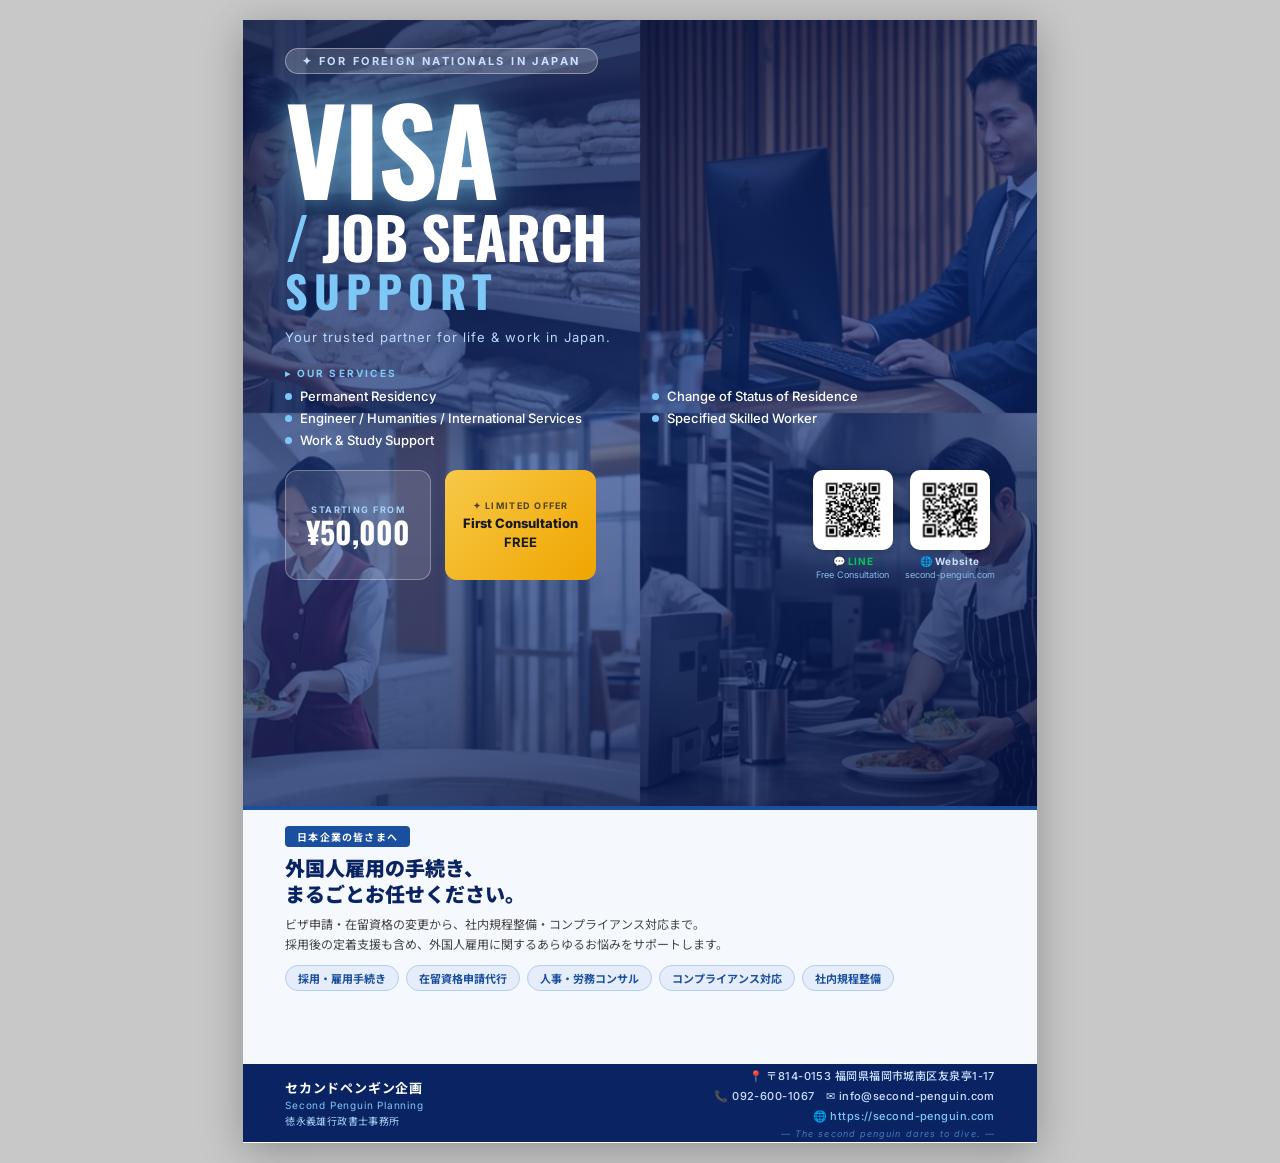
<file: index.html>
<!DOCTYPE html>
<html lang="en">
<head>
  <meta charset="UTF-8" />
  <meta name="viewport" content="width=device-width, initial-scale=1.0"/>
  <title>Visa & Job Search Support Flyer</title>
  <style>
    @import url('https://fonts.googleapis.com/css2?family=Inter:wght@400;600;700;900&family=Oswald:wght@700&family=Noto+Sans+JP:wght@400;500;700;900&display=swap');

    * {
      margin: 0;
      padding: 0;
      box-sizing: border-box;
    }

    body {
      font-family: 'Inter', 'Noto Sans JP', sans-serif;
      background: #c8c8c8;
      display: flex;
      justify-content: center;
      align-items: center;
      min-height: 100vh;
      padding: 20px;
    }

    .flyer {
      width: 210mm;
      height: 297mm;
      background: #ffffff;
      display: flex;
      flex-direction: column;
      overflow: hidden;
      box-shadow: 0 8px 40px rgba(0,0,0,0.28);
    }

    /* ══════════════════════════════════════
       TOP SECTION — Foreign Nationals (70%)
    ══════════════════════════════════════ */
    .top-section {
      position: relative;
      flex: 0 0 70%;
      display: flex;
      flex-direction: column;
      padding: 28px 42px 24px;
      overflow: hidden;
    }

    /* 背景写真（はっきり表示） */
    .bg-photo {
      position: absolute;
      inset: 0;
      background: url('images/foto_hotel.png') center center / cover no-repeat;
      z-index: 0;
    }

    /* 暗めオーバーレイで文字を読みやすく */
    .bg-overlay {
      position: absolute;
      inset: 0;
      background: linear-gradient(
        160deg,
        rgba(6, 20, 70, 0.78) 0%,
        rgba(10, 45, 130, 0.62) 50%,
        rgba(6, 20, 70, 0.82) 100%
      );
      z-index: 1;
    }

    /* 全子要素をオーバーレイの上に */
    .top-section > *:not(.bg-photo):not(.bg-overlay) {
      position: relative;
      z-index: 2;
    }

    /* FOR FOREIGN NATIONALS バッジ */
    .tag-foreign {
      display: inline-block;
      background: rgba(255,255,255,0.18);
      color: #cce0ff;
      font-size: 11px;
      font-weight: 700;
      letter-spacing: 0.22em;
      text-transform: uppercase;
      padding: 5px 16px;
      border-radius: 30px;
      border: 1.5px solid rgba(255,255,255,0.38);
      margin-bottom: 14px;
      width: fit-content;
    }

    /* ── VISA / JOB SEARCH SUPPORT 大見出し ── */
    .hero-title {
      font-family: 'Oswald', sans-serif;
      font-weight: 700;
      line-height: 0.92;
      margin-bottom: 8px;
      letter-spacing: -1px;
    }

    .word-visa {
      display: block;
      font-size: 118px;
      color: #ffffff;
      text-shadow:
        0 0 60px rgba(126,200,247,0.85),
        0 0 20px rgba(126,200,247,0.5),
        0 4px 28px rgba(0,0,0,0.6);
      letter-spacing: -3px;
      line-height: 1.0;
    }

    .word-job-line {
      display: block;
      font-size: 58px;
      color: #ffffff;
      letter-spacing: -1px;
      line-height: 1.05;
    }

    .word-slash {
      color: #7ec8f7;
    }

    .word-support {
      display: block;
      font-size: 44px;
      color: #7ec8f7;
      letter-spacing: 6px;
      line-height: 1.1;
    }

    .hero-sub {
      color: #b8d8f8;
      font-size: 13px;
      font-weight: 400;
      letter-spacing: 0.08em;
      margin-top: 6px;
      margin-bottom: 22px;
    }

    /* ── サービス一覧 ── */
    .services-label {
      color: #7ec8f7;
      font-size: 10px;
      font-weight: 700;
      letter-spacing: 0.22em;
      text-transform: uppercase;
      margin-bottom: 9px;
    }

    .services-grid {
      display: grid;
      grid-template-columns: 1fr 1fr;
      gap: 6px 24px;
      margin-bottom: 22px;
    }

    .service-item {
      display: flex;
      align-items: center;
      gap: 8px;
      color: #ffffff;
      font-size: 13px;
      font-weight: 500;
    }

    .service-item::before {
      content: '';
      display: inline-block;
      width: 7px;
      height: 7px;
      border-radius: 50%;
      background: #7ec8f7;
      flex-shrink: 0;
    }

    /* ── 料金 + CTA 行 ── */
    .pricing-cta-row {
      display: flex;
      align-items: stretch;
      gap: 14px;
    }

    /* 料金ボックス */
    .price-box {
      background: rgba(255,255,255,0.13);
      border: 1.5px solid rgba(255,255,255,0.30);
      border-radius: 12px;
      padding: 10px 20px;
      text-align: center;
      display: flex;
      flex-direction: column;
      justify-content: center;
    }

    .price-label {
      color: #a8d0f5;
      font-size: 9px;
      font-weight: 700;
      letter-spacing: 0.16em;
      text-transform: uppercase;
      margin-bottom: 2px;
    }

    .price-value {
      color: #ffffff;
      font-family: 'Oswald', sans-serif;
      font-size: 30px;
      font-weight: 700;
      line-height: 1;
    }

    /* 無料相談バッジ */
    .free-badge {
      background: linear-gradient(135deg, #f7c948, #f0a500);
      color: #1a1a1a;
      font-size: 13px;
      font-weight: 800;
      padding: 10px 18px;
      border-radius: 12px;
      line-height: 1.4;
      text-align: center;
      display: flex;
      flex-direction: column;
      justify-content: center;
    }

    .free-badge .badge-label {
      display: block;
      font-size: 9px;
      font-weight: 700;
      letter-spacing: 0.14em;
      text-transform: uppercase;
      margin-bottom: 2px;
      opacity: 0.75;
    }

    /* QRコードエリア */
    .qr-area {
      display: flex;
      gap: 12px;
      margin-left: auto;
    }

    .qr-item {
      display: flex;
      flex-direction: column;
      align-items: center;
      gap: 5px;
    }

    .qr-frame {
      width: 80px;
      height: 80px;
      background: #ffffff;
      border-radius: 10px;
      padding: 5px;
      display: flex;
      align-items: center;
      justify-content: center;
      box-shadow: 0 2px 10px rgba(0,0,0,0.25);
    }

    .qr-frame img {
      width: 100%;
      height: 100%;
      object-fit: contain;
    }

    .qr-label {
      color: #cce0ff;
      font-size: 10px;
      font-weight: 700;
      letter-spacing: 0.06em;
      text-align: center;
    }

    .qr-sublabel {
      color: #8ab8e8;
      font-size: 9px;
      font-weight: 400;
      text-align: center;
      margin-top: -3px;
    }

    /* LINE アイコン色 */
    .qr-label.line-label { color: #06c755; }

    /* ══════════════════════════════════════
       BOTTOM SECTION — Japanese Companies (23%)
    ══════════════════════════════════════ */
    .bottom-section {
      background: #f5f8fd;
      flex: 0 0 23%;
      padding: 16px 42px 14px;
      display: flex;
      flex-direction: column;
      border-top: 4px solid #1a4fa0;
    }

    .tag-company {
      display: inline-block;
      background: #1a4fa0;
      color: #ffffff;
      font-family: 'Noto Sans JP', sans-serif;
      font-size: 10px;
      font-weight: 700;
      letter-spacing: 0.12em;
      padding: 3px 12px;
      border-radius: 4px;
      margin-bottom: 8px;
      width: fit-content;
    }

    .company-title {
      font-family: 'Noto Sans JP', sans-serif;
      font-size: 20px;
      font-weight: 900;
      color: #0a2463;
      margin-bottom: 7px;
      line-height: 1.3;
    }

    .company-desc {
      font-family: 'Noto Sans JP', sans-serif;
      font-size: 12px;
      color: #444;
      font-weight: 400;
      line-height: 1.7;
      margin-bottom: 10px;
    }

    .company-services {
      display: flex;
      gap: 7px;
      flex-wrap: wrap;
    }

    .company-tag {
      background: #e4edf9;
      color: #1a4fa0;
      font-family: 'Noto Sans JP', sans-serif;
      font-size: 11px;
      font-weight: 700;
      padding: 4px 12px;
      border-radius: 20px;
      border: 1px solid #b4cef0;
    }

    /* ══════════════════════════════
       FOOTER (7%)
    ══════════════════════════════ */
    .footer {
      background: #0a2463;
      flex: 0 0 7%;
      padding: 0 42px;
      display: flex;
      align-items: center;
      justify-content: space-between;
      gap: 12px;
    }

    .footer-left {
      display: flex;
      flex-direction: column;
      gap: 2px;
    }

    .footer-brand {
      color: #ffffff;
      font-family: 'Noto Sans JP', sans-serif;
      font-size: 13px;
      font-weight: 700;
      letter-spacing: 0.06em;
    }

    .footer-brand-en {
      color: #7ec8f7;
      font-size: 10px;
      font-weight: 400;
      letter-spacing: 0.08em;
    }

    .footer-office {
      color: #a8d0f5;
      font-family: 'Noto Sans JP', sans-serif;
      font-size: 10px;
      font-weight: 400;
      letter-spacing: 0.04em;
      line-height: 1.6;
    }

    .footer-right {
      text-align: right;
    }

    .footer-contact {
      color: #cce0ff;
      font-size: 11px;
      font-weight: 500;
      line-height: 1.8;
      letter-spacing: 0.04em;
    }

    .footer-contact a {
      color: #7ec8f7;
      text-decoration: none;
    }

    .footer-tagline {
      color: #4a7abf;
      font-size: 9px;
      letter-spacing: 0.12em;
      margin-top: 2px;
      font-style: italic;
    }
  </style>
</head>
<body>

<div class="flyer">

  <!-- ── TOP: Foreign Nationals ── -->
  <div class="top-section">
    <div class="bg-photo"></div>
    <div class="bg-overlay"></div>

    <div class="tag-foreign">✦ For Foreign Nationals in Japan</div>

    <h1 class="hero-title">
      <span class="word-visa">VISA</span>
      <span class="word-job-line">
        <span class="word-slash">/ </span>JOB SEARCH
      </span>
      <span class="word-support">SUPPORT</span>
    </h1>

    <p class="hero-sub">Your trusted partner for life &amp; work in Japan.</p>

    <div class="services-label">▸ Our Services</div>
    <div class="services-grid">
      <div class="service-item">Permanent Residency</div>
      <div class="service-item">Change of Status of Residence</div>
      <div class="service-item">Engineer / Humanities / International Services</div>
      <div class="service-item">Specified Skilled Worker</div>
      <div class="service-item">Work &amp; Study Support</div>
    </div>

    <div class="pricing-cta-row">
      <div class="price-box">
        <div class="price-label">Starting From</div>
        <div class="price-value">¥50,000</div>
      </div>

      <div class="free-badge">
        <span class="badge-label">✦ Limited Offer</span>
        First Consultation<br><strong>FREE</strong>
      </div>

      <div class="qr-area">
        <!-- LINE QR -->
        <div class="qr-item">
          <div class="qr-frame">
            <img src="images/QR_LINE.png" alt="LINE QR Code" />
          </div>
          <div class="qr-label line-label">💬 LINE</div>
          <div class="qr-sublabel">Free Consultation</div>
        </div>

        <!-- Website QR -->
        <div class="qr-item">
          <div class="qr-frame">
            <img src="images/QR_second_penguin.png" alt="Website QR Code" />
          </div>
          <div class="qr-label">🌐 Website</div>
          <div class="qr-sublabel">second-penguin.com</div>
        </div>
      </div>
    </div>

  </div>

  <!-- ── BOTTOM: 日本企業向け ── -->
  <div class="bottom-section">
    <div class="tag-company">日本企業の皆さまへ</div>
    <h2 class="company-title">外国人雇用の手続き、<br>まるごとお任せください。</h2>
    <p class="company-desc">
      ビザ申請・在留資格の変更から、社内規程整備・コンプライアンス対応まで。<br>
      採用後の定着支援も含め、外国人雇用に関するあらゆるお悩みをサポートします。
    </p>
    <div class="company-services">
      <span class="company-tag">採用・雇用手続き</span>
      <span class="company-tag">在留資格申請代行</span>
      <span class="company-tag">人事・労務コンサル</span>
      <span class="company-tag">コンプライアンス対応</span>
      <span class="company-tag">社内規程整備</span>
    </div>
  </div>

  <!-- ── FOOTER ── -->
  <div class="footer">
    <div class="footer-left">
      <div class="footer-brand">セカンドペンギン企画</div>
      <div class="footer-brand-en">Second Penguin Planning</div>
      <div class="footer-office">徳永義雄行政書士事務所</div>
    </div>

    <div class="footer-right">
      <div class="footer-contact">
        📍 〒814-0153 福岡県福岡市城南区友泉亭1-17<br>
        📞 092-600-1067　✉ info@second-penguin.com<br>
        🌐 <a href="https://second-penguin.com">https://second-penguin.com</a>
      </div>
      <div class="footer-tagline">— The second penguin dares to dive. —</div>
    </div>
  </div>

</div>

</body>
</html>
</file>
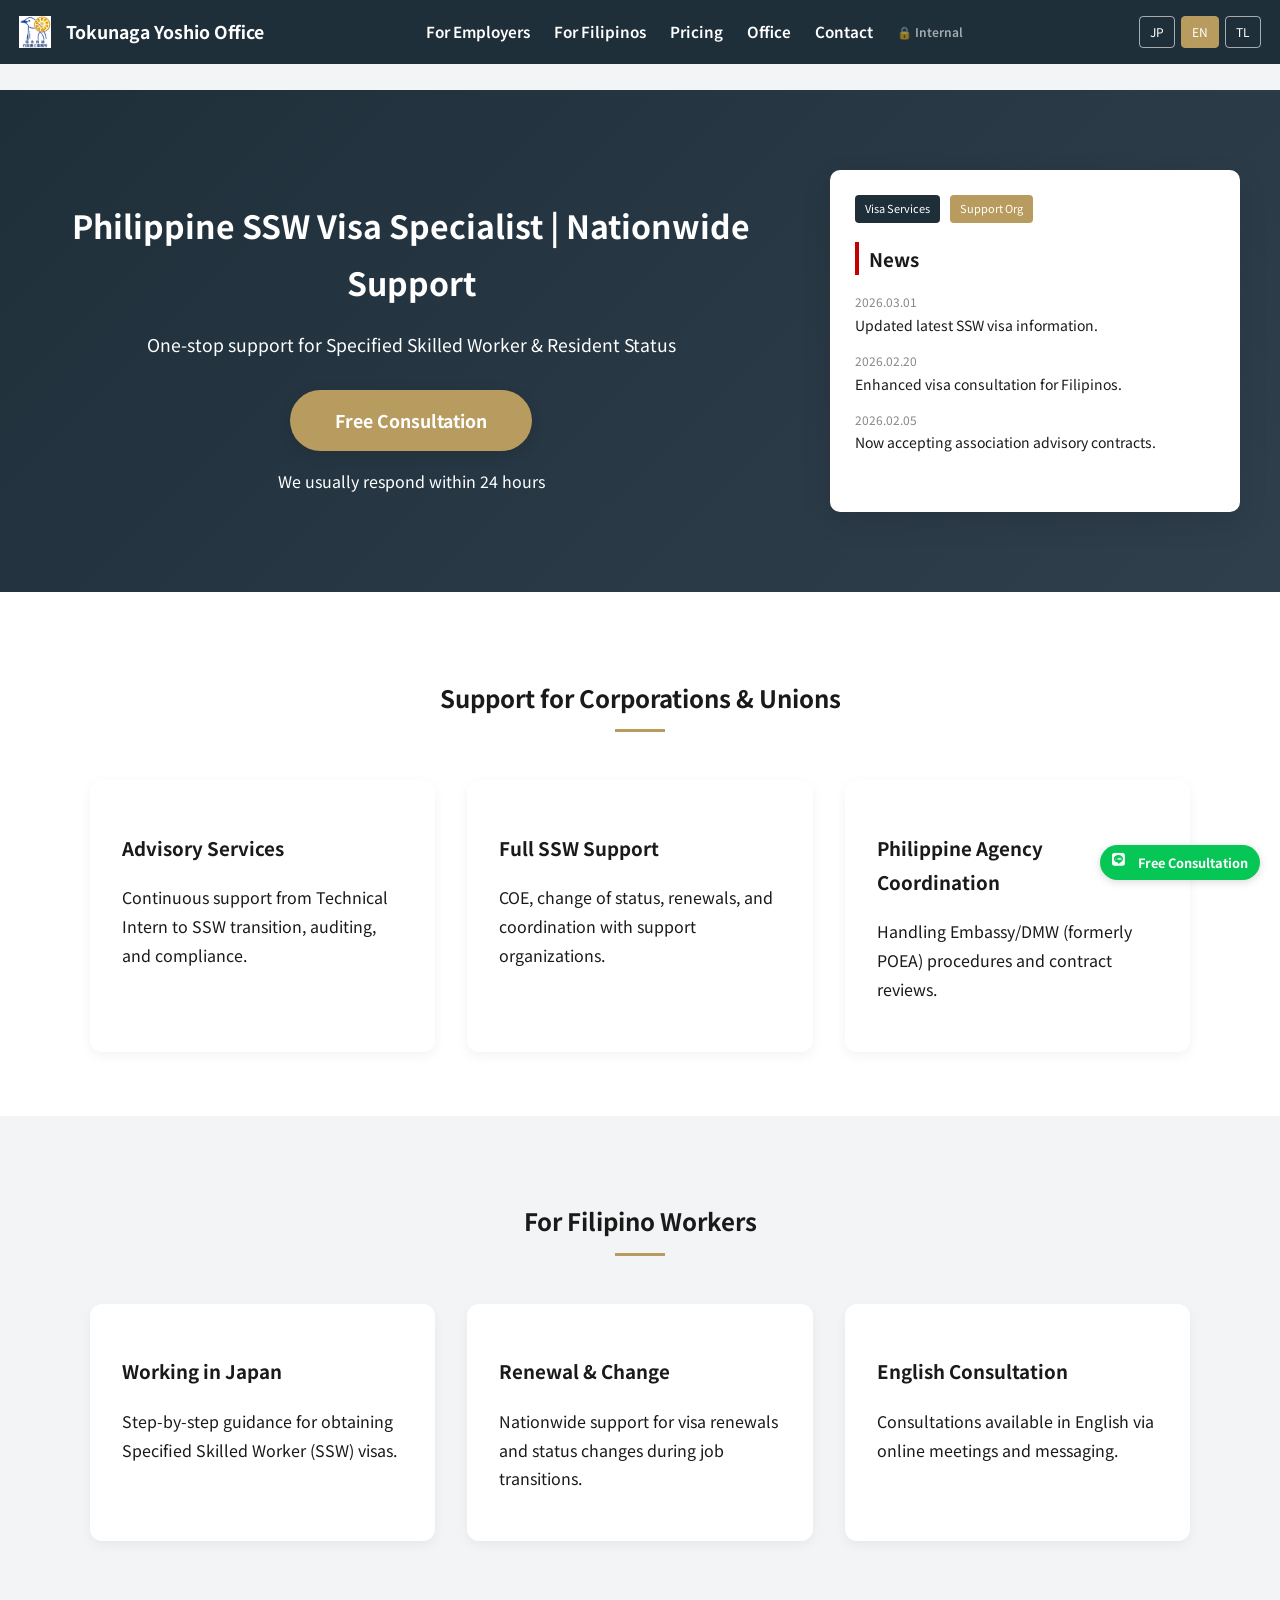
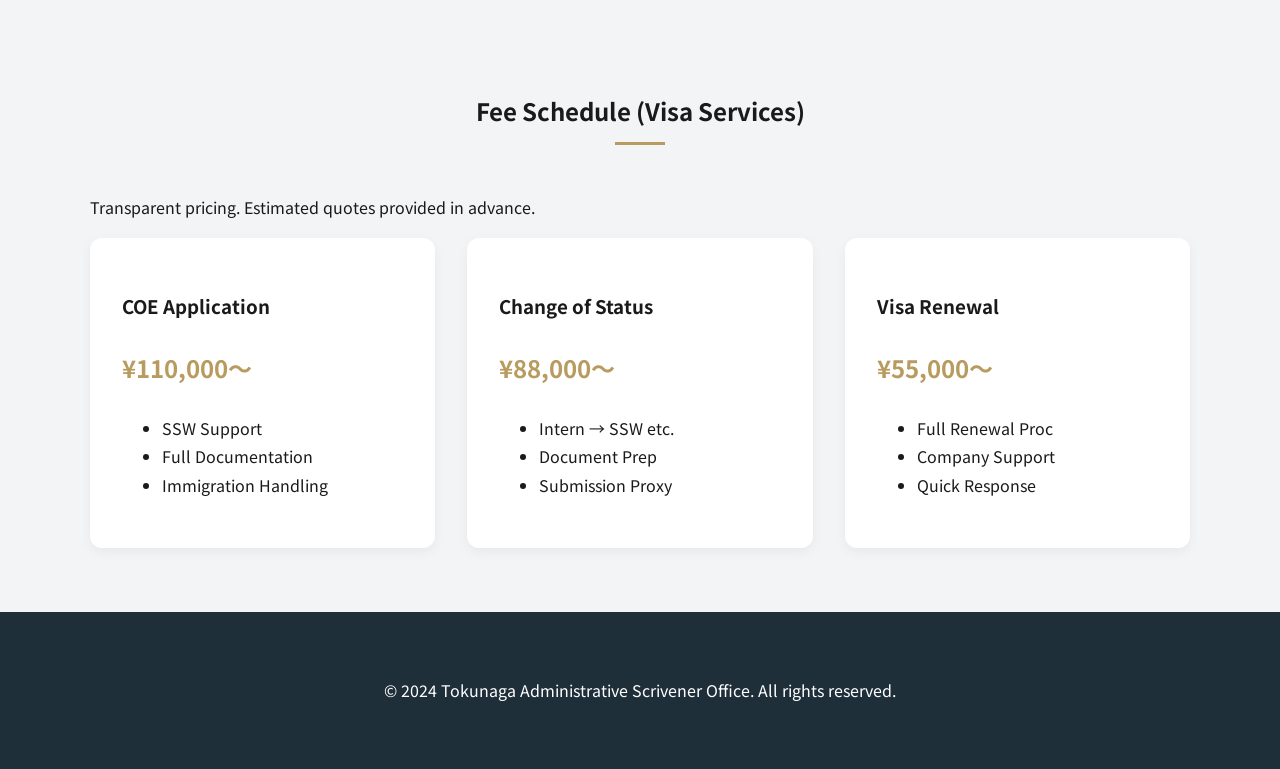
<file: en/index.html>
<!DOCTYPE html>
<html lang="en">
<head>
    <meta charset="UTF-8">
    <meta name="viewport" content="width=device-width, initial-scale=1.0">
    <title>Philippine SSW Visa Specialist | Tokunaga Administrative Scrivener Office</title>
    <meta name="description" content="Nationwide support for Philippine SSW visa applications, change of status, and Registered Support Organization services.">
    
    <link rel="stylesheet" href="https://cdnjs.cloudflare.com/ajax/libs/font-awesome/6.5.0/css/all.min.css">
    <link href="https://fonts.googleapis.com/css2?family=Noto+Sans+JP:wght@400;600;700&display=swap" rel="stylesheet">
    <link rel="stylesheet" href="../css/style.css">

    <link rel="canonical" href="https://tokunaga-gyosei.jp/en/">
    <link rel="icon" type="image/png" sizes="32x32" href="../gyosei_logo_192.png">
    <link rel="alternate" hreflang="ja" href="https://second-penguin-planning.github.io/test/">
    <link rel="alternate" hreflang="en" href="https://second-penguin-planning.github.io/test/en/">
    <link rel="alternate" hreflang="tl" href="https://second-penguin-planning.github.io/test/tl/">

</head>
<body>
    <header>
        <div class="header-logo">
            <img src="../gyosei_logo_192.png" alt="Logo">
            <span>Tokunaga Yoshio Office</span>
        </div>
        <div class="hamburger" id="hamburger">
            <span></span><span></span><span></span>
        </div>
        <nav class="header-nav" id="nav">
            <a href="#for-company">For Employers</a>
            <a href="#for-worker">For Filipinos</a>
            <a href="#pricing">Pricing</a>
            <a href="#office">Office</a>
            <a href="#contact">Contact</a>
            <a href="https://second-penguin-planning.github.io/member/" target="_blank" class="business-link">🔒 Internal</a>
        </nav>
       <div class="lang-switch">
    <a href="../index.html" class="lang-btn">JP</a>
    <a href="./index.html" class="lang-btn active">EN</a>
    <a href="../tl/index.html" class="lang-btn">TL</a>
</div>
    </header>

    <main>
        <section class="hero">
            <div class="hero-inner">
                <div class="hero-left">
                    <h1>Philippine SSW Visa Specialist | Nationwide Support</h1>
                    <p class="hero-sub">One-stop support for Specified Skilled Worker & Resident Status</p>
                    <div class="hero-badge">Free Initial Consultation | Online Support Available</div>
                    <a href="#contact" class="cta-button">Free Consultation</a>
                    <div class="hero-notice">
                        <strong>【One-Stop Support: Scrivener + Support Org】</strong><br>
                        Support services (RSO application pending - March 2026) will be provided by 
                        <a href="http://second-penguin.com/" target="_blank" style="color:#1f2f3a; text-decoration:underline;">Second Penguin Planning</a>.
                    </div>
                    <p class="quick-response">We usually respond within 24 hours</p>
                </div>
                <div class="hero-news-box">
                    <div class="hero-tags">
                        <span class="tag-gyosei">Visa Services</span>
                        <span class="tag-support">Support Org</span>
                    </div>
                    <h3>News</h3>
                    <ul>
                        <li><span class="date">2026.03.01</span>Updated latest SSW visa information.</li>
                        <li><span class="date">2026.02.20</span>Enhanced visa consultation for Filipinos.</li>
                        <li><span class="date">2026.02.05</span>Now accepting association advisory contracts.</li>
                    </ul>
                </div>
            </div>
        </section>

        <section id="for-company" class="bg-light-section">
            <div class="container">
                <h2>Support for Corporations & Unions</h2>
                <div class="grid">
                    <div class="card"><h3>Advisory Services</h3><p>Continuous support from Technical Intern to SSW transition, auditing, and compliance.</p></div>
                    <div class="card"><h3>Full SSW Support</h3><p>COE, change of status, renewals, and coordination with support organizations.</p></div>
                    <div class="card"><h3>Philippine Agency Coordination</h3><p>Handling Embassy/DMW (formerly POEA) procedures and contract reviews.</p></div>
                </div>
            </div>
        </section>

        <section id="for-worker" class="bg-accent-section">
            <div class="container">
                <h2>For Filipino Workers</h2>
                <div class="grid">
                    <div class="card"><h3>Working in Japan</h3><p>Step-by-step guidance for obtaining Specified Skilled Worker (SSW) visas.</p></div>
                    <div class="card"><h3>Renewal & Change</h3><p>Nationwide support for visa renewals and status changes during job transitions.</p></div>
                    <div class="card"><h3>English Consultation</h3><p>Consultations available in English via online meetings and messaging.</p></div>
                </div>
            </div>
        </section>

        <section id="pricing" class="pricing">
            <div class="container">
                <h2>Fee Schedule (Visa Services)</h2>
                <p class="pricing-note">Transparent pricing. Estimated quotes provided in advance.</p>
                <div class="grid">
                    <div class="card">
                        <h3>COE Application</h3>
                        <p class="price-tag">¥110,000〜</p>
                        <ul><li>SSW Support</li><li>Full Documentation</li><li>Immigration Handling</li></ul>
                    </div>
                    <div class="card">
                        <h3>Change of Status</h3>
                        <p class="price-tag">¥88,000〜</p>
                        <ul><li>Intern → SSW etc.</li><li>Document Prep</li><li>Submission Proxy</li></ul>
                    </div>
                    <div class="card">
                        <h3>Visa Renewal</h3>
                        <p class="price-tag">¥55,000〜</p>
                        <ul><li>Full Renewal Proc</li><li>Company Support</li><li>Quick Response</li></ul>
                    </div>
                </div>
            </div>
        </section>
    </main>

    <div class="sns-fixed">
        <a href="https://line.me/..." class="sns-btn-wide line-btn"><i class="fab fa-line"></i> Free Consultation</a>
    </div>

    <footer>
        <p>© 2024 Tokunaga Administrative Scrivener Office. All rights reserved.</p>
    </footer>

    <script src="../js/common.js"></script>
</body>
</html>
</file>
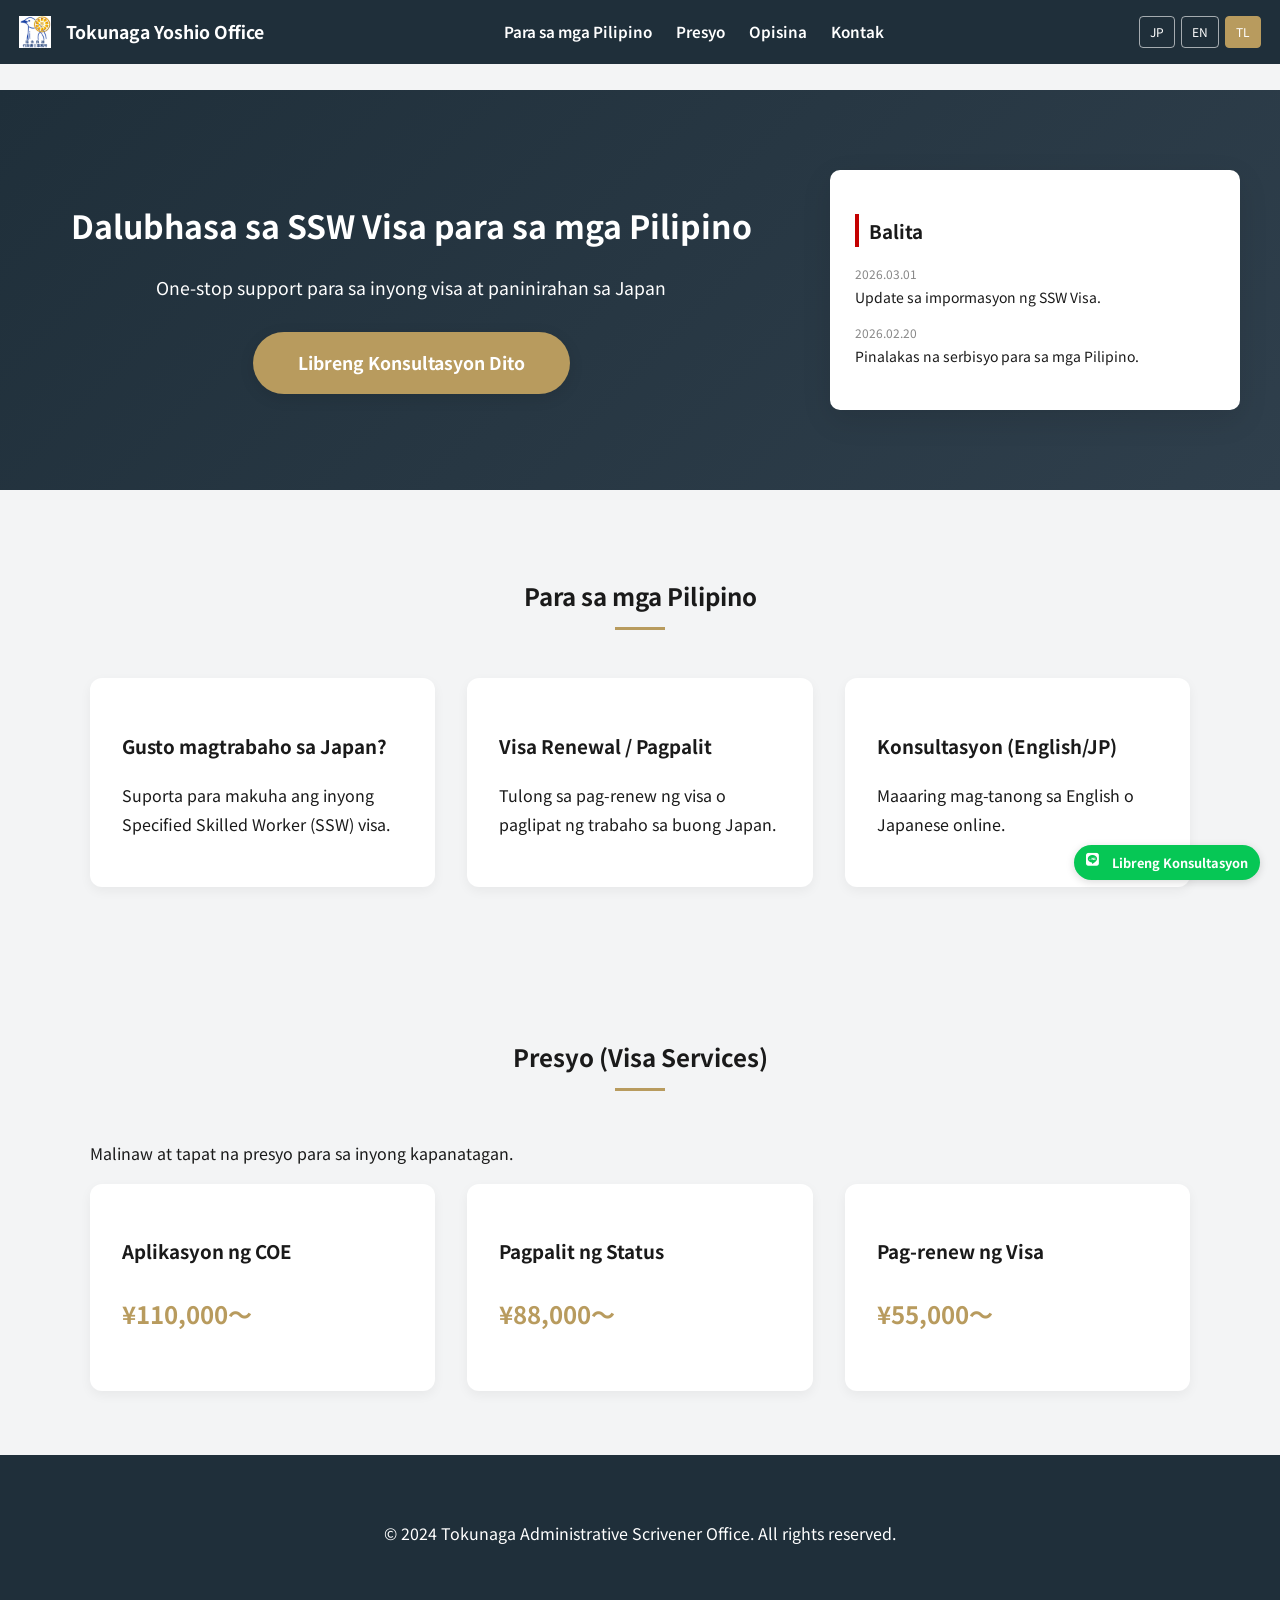
<file: tl/index.html>
<!DOCTYPE html>
<html lang="tl">
<head>
    <meta charset="UTF-8">
    <meta name="viewport" content="width=device-width, initial-scale=1.0">
    <title>Dalubhasa sa Philippine SSW Visa | Tokunaga Office</title>
    <meta name="description" content="Nationwide support para sa aplikasyon ng SSW visa ng mga Pilipino, pagpapalit ng status, at Registered Support Organization services.">
    
    <link rel="stylesheet" href="https://cdnjs.cloudflare.com/ajax/libs/font-awesome/6.5.0/css/all.min.css">
    <link href="https://fonts.googleapis.com/css2?family=Noto+Sans+JP:wght@400;600;700&display=swap" rel="stylesheet">
    <link rel="stylesheet" href="../css/style.css">

    <link rel="canonical" href="https://tokunaga-gyosei.jp/tl/">
    <link rel="icon" type="image/png" sizes="32x32" href="../gyosei_logo_192.png">
    <link rel="alternate" hreflang="ja" href="https://second-penguin-planning.github.io/test/">
    <link rel="alternate" hreflang="en" href="https://second-penguin-planning.github.io/test/en/">
    <link rel="alternate" hreflang="tl" href="https://second-penguin-planning.github.io/test/tl/">
    
</head>
<body>
    <header>
        <div class="header-logo">
            <img src="../gyosei_logo_192.png" alt="Logo">
            <span>Tokunaga Yoshio Office</span>
        </div>
        <div class="hamburger" id="hamburger">
            <span></span><span></span><span></span>
        </div>
        <nav class="header-nav" id="nav">
            <a href="#for-worker">Para sa mga Pilipino</a>
            <a href="#pricing">Presyo</a>
            <a href="#office">Opisina</a>
            <a href="#contact">Kontak</a>
        </nav>
     <div class="lang-switch">
    <a href="../index.html" class="lang-btn">JP</a>
    <a href="../en/index.html" class="lang-btn">EN</a>
    <a href="./index.html" class="lang-btn active">TL</a>
</div>
    </header>

    <main>
        <section class="hero">
            <div class="hero-inner">
                <div class="hero-left">
                    <h1>Dalubhasa sa SSW Visa para sa mga Pilipino</h1>
                    <p class="hero-sub">One-stop support para sa inyong visa at paninirahan sa Japan</p>
                    <div class="hero-badge">Libreng Konsultasyon | Nationwide Online Support</div>
                    <a href="#contact" class="cta-button">Libreng Konsultasyon Dito</a>
                    <div class="hero-notice">
                        Ang suporta sa pamumuhay (RSO) ay ibibigay ng 
                        <a href="http://second-penguin.com/" target="_blank">Second Penguin Planning</a>.
                    </div>
                </div>
                <div class="hero-news-box">
                    <h3>Balita</h3>
                    <ul>
                        <li><span class="date">2026.03.01</span>Update sa impormasyon ng SSW Visa.</li>
                        <li><span class="date">2026.02.20</span>Pinalakas na serbisyo para sa mga Pilipino.</li>
                    </ul>
                </div>
            </div>
        </section>

        <section id="for-worker" class="bg-accent-section">
            <div class="container">
                <h2>Para sa mga Pilipino</h2>
                <div class="grid">
                    <div class="card"><h3>Gusto magtrabaho sa Japan?</h3><p>Suporta para makuha ang inyong Specified Skilled Worker (SSW) visa.</p></div>
                    <div class="card"><h3>Visa Renewal / Pagpalit</h3><p>Tulong sa pag-renew ng visa o paglipat ng trabaho sa buong Japan.</p></div>
                    <div class="card"><h3>Konsultasyon (English/JP)</h3><p>Maaaring mag-tanong sa English o Japanese online.</p></div>
                </div>
            </div>
        </section>

        <section id="pricing" class="pricing">
            <div class="container">
                <h2>Presyo (Visa Services)</h2>
                <p class="pricing-note">Malinaw at tapat na presyo para sa inyong kapanatagan.</p>
                <div class="grid">
                    <div class="card"><h3>Aplikasyon ng COE</h3><p class="price-tag">¥110,000〜</p></div>
                    <div class="card"><h3>Pagpalit ng Status</h3><p class="price-tag">¥88,000〜</p></div>
                    <div class="card"><h3>Pag-renew ng Visa</h3><p class="price-tag">¥55,000〜</p></div>
                </div>
            </div>
        </section>
    </main>

    <div class="sns-fixed">
        <a href="https://line.me/..." class="sns-btn-wide line-btn"><i class="fab fa-line"></i> Libreng Konsultasyon</a>
    </div>

    <footer>
        <p>© 2024 Tokunaga Administrative Scrivener Office. All rights reserved.</p>
    </footer>

    <script src="../js/common.js"></script>
</body>
</html>
</file>
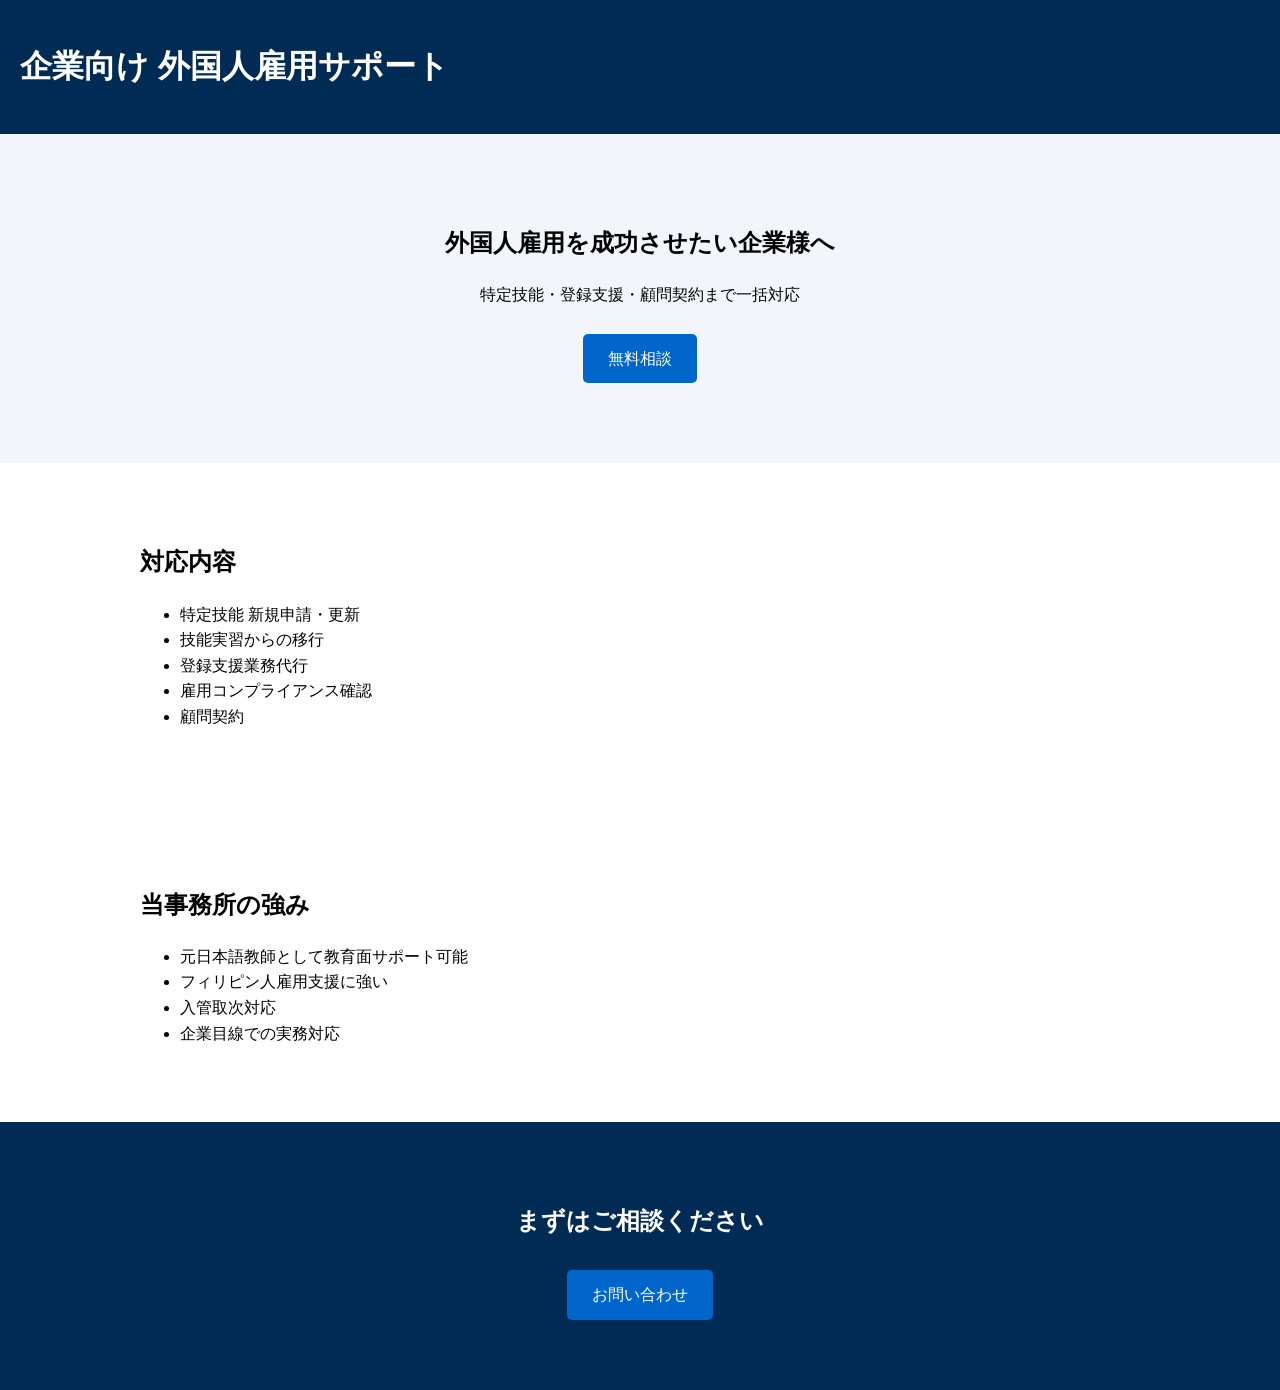
<file: corporate.html>
<!DOCTYPE html>
<html lang="ja">
<head>
<meta charset="UTF-8">
<meta name="viewport" content="width=device-width, initial-scale=1.0">
<title>企業向け｜外国人雇用・特定技能サポート｜徳永良雄行政書士事務所</title>
<meta name="description" content="神戸の企業向け外国人雇用サポート。特定技能・技能実習から登録支援業務まで一括対応。顧問契約可能。">
<style>
body{margin:0;font-family:Arial;line-height:1.6}
header{background:#002b55;color:white;padding:20px}
.hero{background:#f2f6fb;padding:70px 20px;text-align:center}
.section{padding:60px 20px;max-width:1000px;margin:auto}
.btn{display:inline-block;padding:12px 25px;margin:10px;border-radius:5px;text-decoration:none;background:#0066cc;color:white}
.cta{background:#002b55;color:white;text-align:center;padding:60px 20px}
</style>
</head>
<body>

<header>
<h1>企業向け 外国人雇用サポート</h1>
</header>

<section class="hero">
<h2>外国人雇用を成功させたい企業様へ</h2>
<p>特定技能・登録支援・顧問契約まで一括対応</p>
<a href="index.html#contact" class="btn">無料相談</a>
</section>

<section class="section">
<h2>対応内容</h2>
<ul>
<li>特定技能 新規申請・更新</li>
<li>技能実習からの移行</li>
<li>登録支援業務代行</li>
<li>雇用コンプライアンス確認</li>
<li>顧問契約</li>
</ul>
</section>

<section class="section">
<h2>当事務所の強み</h2>
<ul>
<li>元日本語教師として教育面サポート可能</li>
<li>フィリピン人雇用支援に強い</li>
<li>入管取次対応</li>
<li>企業目線での実務対応</li>
</ul>
</section>

<section class="cta">
<h2>まずはご相談ください</h2>
<a href="index.html#contact" class="btn">お問い合わせ</a>
</section>

</body>
</html>
</file>
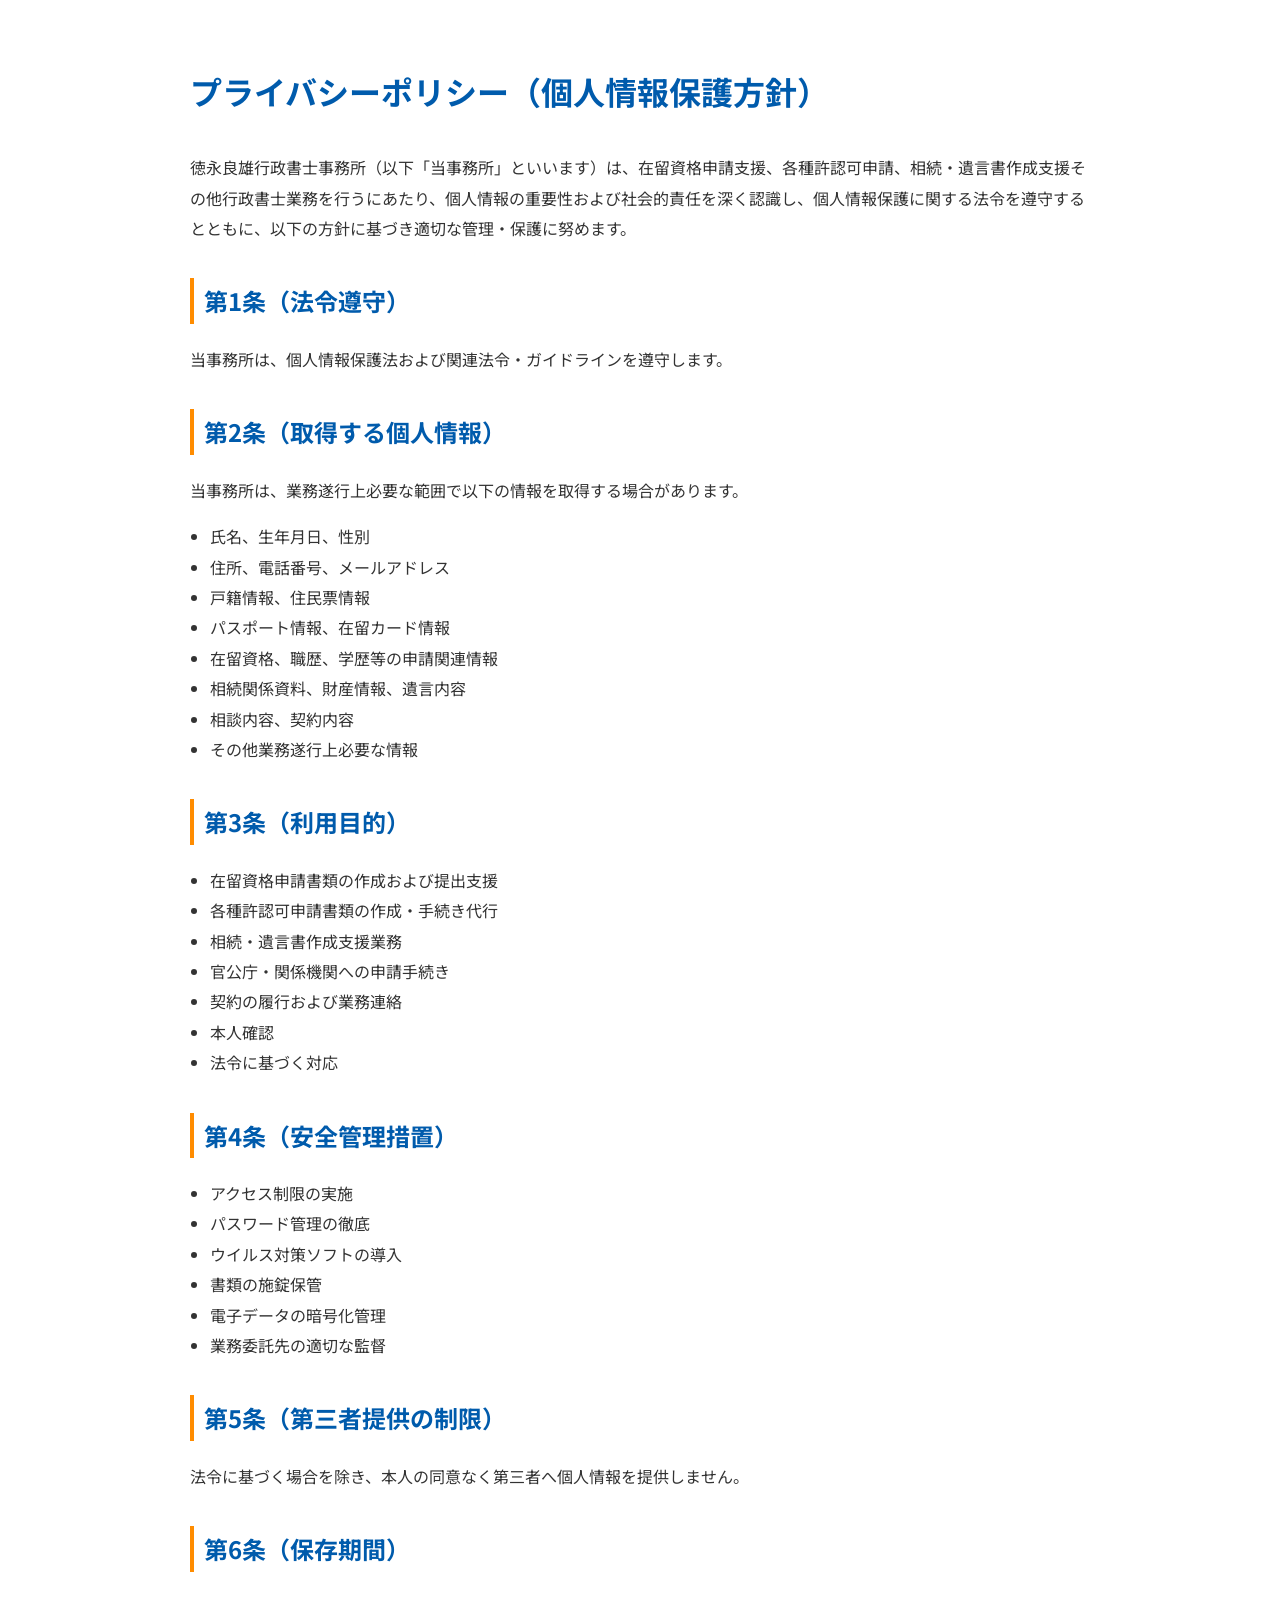
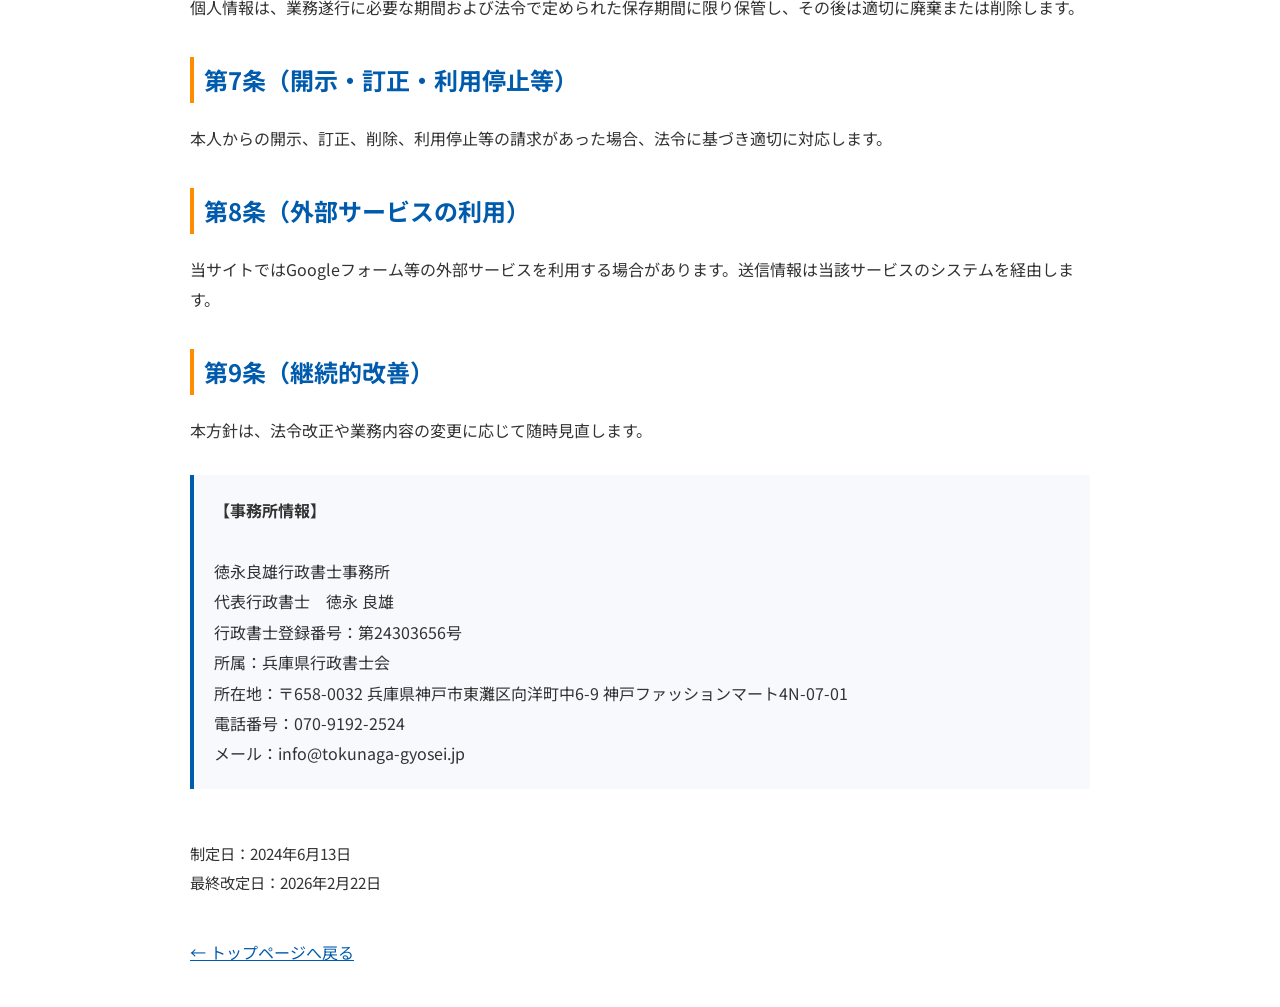
<file: private.html>
<!DOCTYPE html>
<html lang="ja">
<head>
<meta charset="UTF-8">
<meta name="viewport" content="width=device-width, initial-scale=1.0">
<title>プライバシーポリシー | 徳永良雄行政書士事務所</title>
<link href="https://fonts.googleapis.com/css2?family=Noto+Sans+JP:wght@400;700&display=swap" rel="stylesheet">
<style>
body {
    font-family: 'Noto Sans JP', sans-serif;
    line-height: 1.9;
    padding: 40px 10%;
    max-width: 900px;
    margin: auto;
    color: #333;
}
h1 {
    color: #005bac;
    margin-bottom: 30px;
}
h2 {
    margin-top: 35px;
    color: #005bac;
    border-left: 4px solid #ff8c00;
    padding-left: 10px;
}
ul {
    margin-top: 10px;
    padding-left: 20px;
}
a {
    color: #005bac;
}
.footer-note {
    margin-top: 50px;
    font-size: 0.95rem;
}
.back {
    margin-top: 40px;
}
.office-info {
    margin-top: 30px;
    padding: 20px;
    background-color: #f7f9fc;
    border-left: 4px solid #005bac;
}
</style>
</head>
<body>

<h1>プライバシーポリシー（個人情報保護方針）</h1>

<p>
徳永良雄行政書士事務所（以下「当事務所」といいます）は、在留資格申請支援、各種許認可申請、相続・遺言書作成支援その他行政書士業務を行うにあたり、個人情報の重要性および社会的責任を深く認識し、個人情報保護に関する法令を遵守するとともに、以下の方針に基づき適切な管理・保護に努めます。
</p>

<h2>第1条（法令遵守）</h2>
<p>
当事務所は、個人情報保護法および関連法令・ガイドラインを遵守します。
</p>

<h2>第2条（取得する個人情報）</h2>
<p>当事務所は、業務遂行上必要な範囲で以下の情報を取得する場合があります。</p>
<ul>
<li>氏名、生年月日、性別</li>
<li>住所、電話番号、メールアドレス</li>
<li>戸籍情報、住民票情報</li>
<li>パスポート情報、在留カード情報</li>
<li>在留資格、職歴、学歴等の申請関連情報</li>
<li>相続関係資料、財産情報、遺言内容</li>
<li>相談内容、契約内容</li>
<li>その他業務遂行上必要な情報</li>
</ul>

<h2>第3条（利用目的）</h2>
<ul>
<li>在留資格申請書類の作成および提出支援</li>
<li>各種許認可申請書類の作成・手続き代行</li>
<li>相続・遺言書作成支援業務</li>
<li>官公庁・関係機関への申請手続き</li>
<li>契約の履行および業務連絡</li>
<li>本人確認</li>
<li>法令に基づく対応</li>
</ul>

<h2>第4条（安全管理措置）</h2>
<ul>
<li>アクセス制限の実施</li>
<li>パスワード管理の徹底</li>
<li>ウイルス対策ソフトの導入</li>
<li>書類の施錠保管</li>
<li>電子データの暗号化管理</li>
<li>業務委託先の適切な監督</li>
</ul>

<h2>第5条（第三者提供の制限）</h2>
<p>
法令に基づく場合を除き、本人の同意なく第三者へ個人情報を提供しません。
</p>

<h2>第6条（保存期間）</h2>
<p>
個人情報は、業務遂行に必要な期間および法令で定められた保存期間に限り保管し、その後は適切に廃棄または削除します。
</p>

<h2>第7条（開示・訂正・利用停止等）</h2>
<p>
本人からの開示、訂正、削除、利用停止等の請求があった場合、法令に基づき適切に対応します。
</p>

<h2>第8条（外部サービスの利用）</h2>
<p>
当サイトではGoogleフォーム等の外部サービスを利用する場合があります。送信情報は当該サービスのシステムを経由します。
</p>

<h2>第9条（継続的改善）</h2>
<p>
本方針は、法令改正や業務内容の変更に応じて随時見直します。
</p>

<div class="office-info">
<strong>【事務所情報】</strong><br><br>
徳永良雄行政書士事務所<br>
代表行政書士　徳永 良雄<br>
行政書士登録番号：第24303656号<br>
所属：兵庫県行政書士会<br>
所在地：〒658-0032 兵庫県神戸市東灘区向洋町中6-9 神戸ファッションマート4N-07-01<br>
電話番号：070-9192-2524<br>
メール：info@tokunaga-gyosei.jp
</div>

<div class="footer-note">
制定日：2024年6月13日<br>
最終改定日：2026年2月22日
</div>

<div class="back">
<a href="index.html">← トップページへ戻る</a>
</div>

</body>
</html>
</file>
<file: css/style.css>
html {
    scroll-behavior: smooth;
}


:root {
    --primary: #1f2f3a;
    --accent: #b89b5e;
    --bg-light: #f3f4f5;
    --text-main: #1a1a1a;
    --text-sub: #555;
    --white: #ffffff;
    --border: #e2e4e7;
}

body {
    margin: 0;
    padding: 90px 0 0 0;
    font-family: 'Noto Sans JP', sans-serif;
    line-height: 1.8;
    background: var(--bg-light);
    color: var(--text-main);
}

header {
    position: fixed;
    top: 0;
    left: 0;
    z-index: 1000;
    display: flex;
    justify-content: space-between;
    align-items: center;
    width: 100%;
    padding: 1rem 1.2rem;
    box-sizing: border-box;
    background: var(--primary);
    color: white;
}

.header-logo {
    display: flex;
    align-items: center;
    gap: 15px;
    font-size: 1.1rem;
    font-weight: 700;
}

.header-logo img {
    height: 32px;
}

.header-nav {
    display: flex;
    gap: 1.5rem;
}

.header-nav a {
    font-size: 0.95rem;
    font-weight: 600;
    text-decoration: none;
    color: white;
    transition: 0.3s;
}

.header-nav a:hover {
    color: var(--accent);
}

.header-nav a.business-link {
    display: flex;
    align-items: center;
    gap: 4px;
    font-size: 0.75rem;
    opacity: 0.6;
}

.lang-switch {
    display: flex;
    gap: 6px;
    margin-left: 15px;
}

.lang-btn {
    padding: 4px 10px;
    border: 1px solid rgba(255,255,255,0.6);
    border-radius: 4px;
    font-size: 12px;
    color: white;
    text-decoration: none;
}

.lang-btn.active {
    background: var(--accent);
    border-color: var(--accent);
}

.hamburger {
    display: none;
    flex-direction: column;
    gap: 5px;
    cursor: pointer;
}

.hamburger span {
    width: 25px;
    height: 3px;
    background: white;
    transition: 0.3s;
}

.hero {
    position: relative;
    padding: 5rem 1rem;
    background: linear-gradient(135deg, #1f2f3a, #2f3f4c);
    color: white;
}

.hero-inner {
    display: flex;
    align-items: stretch;
    gap: 3rem;
    max-width: 1200px;
    margin: auto;
}

.hero-left {
    flex: 2;
    text-align: center;
}

.hero h1 {
    font-size: 2rem;
    margin-bottom: 1rem;
}

.hero-sub {
    font-size: 1.1rem;
    margin-bottom: 1.8rem;
}

.hero-badge {
    display: inline-block;
    padding: 8px 18px;
    background: #f4b400;
    color: #000;
    border-radius: 50px;
    font-weight: bold;
    margin-bottom: 1.5rem;
}
/* 不要な要素（赤いボタンやサブの白いボタン等）を完全に消す */
.hero-badge, 
.btn-white,
.hero-notice {
    display: none !important;
}
.cta-button {
    display: inline-block;
    padding: 15px 45px;      /* 横幅を少し持たせる */
    background: var(--accent); /* 黄土色 (#b89b5e) に変更 */
    color: white;
    text-decoration: none;
    border-radius: 50px;
    font-weight: bold;
    font-size: 1.1rem;
    transition: 0.3s;
    box-shadow: 0 4px 15px rgba(0,0,0,0.1); /* 影を少し柔らかく */
}

.cta-button:hover {
    transform: translateY(-2px); /* 少し上に浮く演出 */
    filter: brightness(1.1);    /* 少し明るくする */
}

.hero-notice {
    max-width: 700px;
    margin: 1.5rem auto 0;
    padding: 1rem;
    background: #f0f1f3;
    color: #444;
    border-radius: 8px;
    font-size: 0.9rem;
    text-align: left;
}

.hero-news-box {
    width: 360px;
    background: white;
    color: var(--text-main);
    padding: 25px;
    border-radius: 10px;
    box-shadow: 0 10px 30px rgba(0,0,0,0.1);
}

.hero-news-box h3 {
    border-left: 4px solid #c40000;
    padding-left: 10px;
    margin-bottom: 15px;
}

.hero-news-box ul {
    list-style: none;
    padding: 0;
}

.hero-news-box li {
    font-size: 14px;
    margin-bottom: 12px;
}

.hero-news-box .date {
    display: block;
    color: #888;
    font-size: 12px;
}

.hero-tags {
    display: flex;
    gap: 10px;
    margin-bottom: 15px;
}

.hero-tags span {
    padding: 4px 10px;
    border-radius: 4px;
    font-size: 11px;
    color: white;
}

.tag-gyosei { background: var(--primary); }
.tag-support { background: var(--accent); }

.hero-social-buttons {
    position: absolute;
    right: 20px;
    bottom: 20px;
    display: flex;
    flex-direction: column;
    gap: 10px;
}

.hero-social-button {
    display: inline-flex;
    align-items: center;
    justify-content: center;
    gap: 8px;
    min-width: 145px;
    padding: 10px 14px;
    color: #fff;
    text-decoration: none;
    border-radius: 999px;
    font-weight: 600;
    box-shadow: 0 8px 18px rgba(0, 0, 0, 0.25);
    transition: transform 0.2s ease, filter 0.2s ease;
}

.hero-social-button.facebook {
    background: #1877f2;
}

.hero-social-button.messenger {
    background: linear-gradient(120deg, #00b2ff, #006aff, #a033ff);
}

.hero-social-button:hover {
    transform: translateY(-2px);
    filter: brightness(1.08);
}

.hero-social-button i {
    font-size: 1rem;
}


.container {
    max-width: 1100px;
    margin: auto;
    padding: 4rem 1.5rem;
}

h2 {
    text-align: center;
    margin-bottom: 3rem;
}

h2::after {
    content: "";
    display: block;
    width: 50px;
    height: 3px;
    background: var(--accent);
    margin: 10px auto;
}

.grid {
    display: grid;
    grid-template-columns: repeat(auto-fit, minmax(300px, 1fr));
    gap: 2rem;
}

.card {
    background: white;
    padding: 2rem;
    border-radius: 12px;
    box-shadow: 0 4px 12px rgba(0,0,0,0.05);
}

.bg-light-section { background: white; }
.bg-accent-section { background: var(--bg-light); }

.one-stop-support-strong {
    background: linear-gradient(135deg, #1f2f3a, #2c3e50);
    color: white;
    padding: 4rem 2rem;
    text-align: center;
    margin: 4rem auto;
    max-width: 1000px;
    border-radius: 12px;
}

.price-tag {
    font-size: 1.5rem;
    color: var(--accent);
    font-weight: bold;
}

.testimonial-item {
    background: white;
    padding: 2rem;
    margin-bottom: 1rem;
    border-left: 5px solid var(--accent);
}

.profile-container {
    display: grid;
    grid-template-columns: 1fr 220px;
    gap: 2rem;
}

.profile-photo img {
    width: 100%;
    border-radius: 12px;
}

.office-wrapper {
    display: grid;
    grid-template-columns: 1fr 1fr;
    gap: 2rem;
}

.office-info {
    list-style: none;
    padding: 0;
}

.office-info li {
    margin-bottom: 1rem;
}

.cta-section {
    background: var(--primary);
    color: white;
    text-align: center;
    padding: 4rem 1rem;
}

.btn-white {
    display: inline-block;
    padding: 1rem 2rem;
    background: white;
    color: var(--primary);
    text-decoration: none;
    border-radius: 50px;
    font-weight: bold;
    margin-top: 1rem;
}

.sns-fixed {
    position: fixed;
    right: 20px;
    bottom: 20px;
    z-index: 1000;
    display: flex;
    flex-direction: column;
    gap: 10px;
}

.sns-btn-wide {
    padding: 6px 12px;       /* 前回の案よりかなり小さくしました */
    border-radius: 30px;     /* 角丸も少し控えめに */
    color: white;
    text-decoration: none;
    font-weight: bold;
    display: flex;
    align-items: center;
    gap: 8px;
    box-shadow: 0 2px 8px rgba(0,0,0,0.15);
    font-size: 0.8rem;      /* 文字サイズを小さく */
}

/* アイコン（もしimgタグなどがある場合）のサイズ制限 */
.sns-btn-wide img, 
.sns-btn-wide i {
    width: 18px;
    height: 18px;
}

.line-btn { background: #06C755; }
.facebook-btn { background: #1877f2; }

.back-to-top {
    position: fixed;
    right: 20px;
    bottom: 160px;
    background: var(--primary);
    color: white;
    padding: 10px 20px;    /* 上下10px、左右20pxで内側に余白を作る */
    border-radius: 30px;   /* 十分に大きな値を指定することで両端が半円の楕円になります */
    text-decoration: none;
    z-index: 1001;
    display: flex;
    align-items: center;
    justify-content: center;
    /* width: 50px;  ← 削除：中身に合わせて横に広がるようにします */
    height: 40px;          /* 高さを少し抑えるとより楕円らしくなります */
    transition: 0.3s;
    font-size: 0.8rem;     /* 文字を入れる場合はサイズを調整 */
    font-weight: bold;
}

.back-to-top:hover {
    opacity: 0.8;
    transform: translateY(-5px);
}

footer {
    background: var(--primary);
    color: white;
    text-align: center;
    padding: 3rem 1rem;
}

/* レスポンシブ */
@media (max-width: 768px) {
    header { padding: 0.5rem 1rem; }
    .header-nav {
        display: none;
        position: absolute;
        top: 70px;
        right: 0;
        background: var(--primary);
        width: 100%;
        flex-direction: column;
        padding: 1rem;
    }
    .header-nav.show { display: flex; }
    .hamburger { display: flex; }
    .hero-inner { flex-direction: column; }
    .hero-news-box { width: auto; }
    .hero-social-buttons {
        position: static;
        align-items: center;
        margin-top: 1.5rem;
    }
    .office-wrapper, .profile-container { grid-template-columns: 1fr; }
}
</file>
